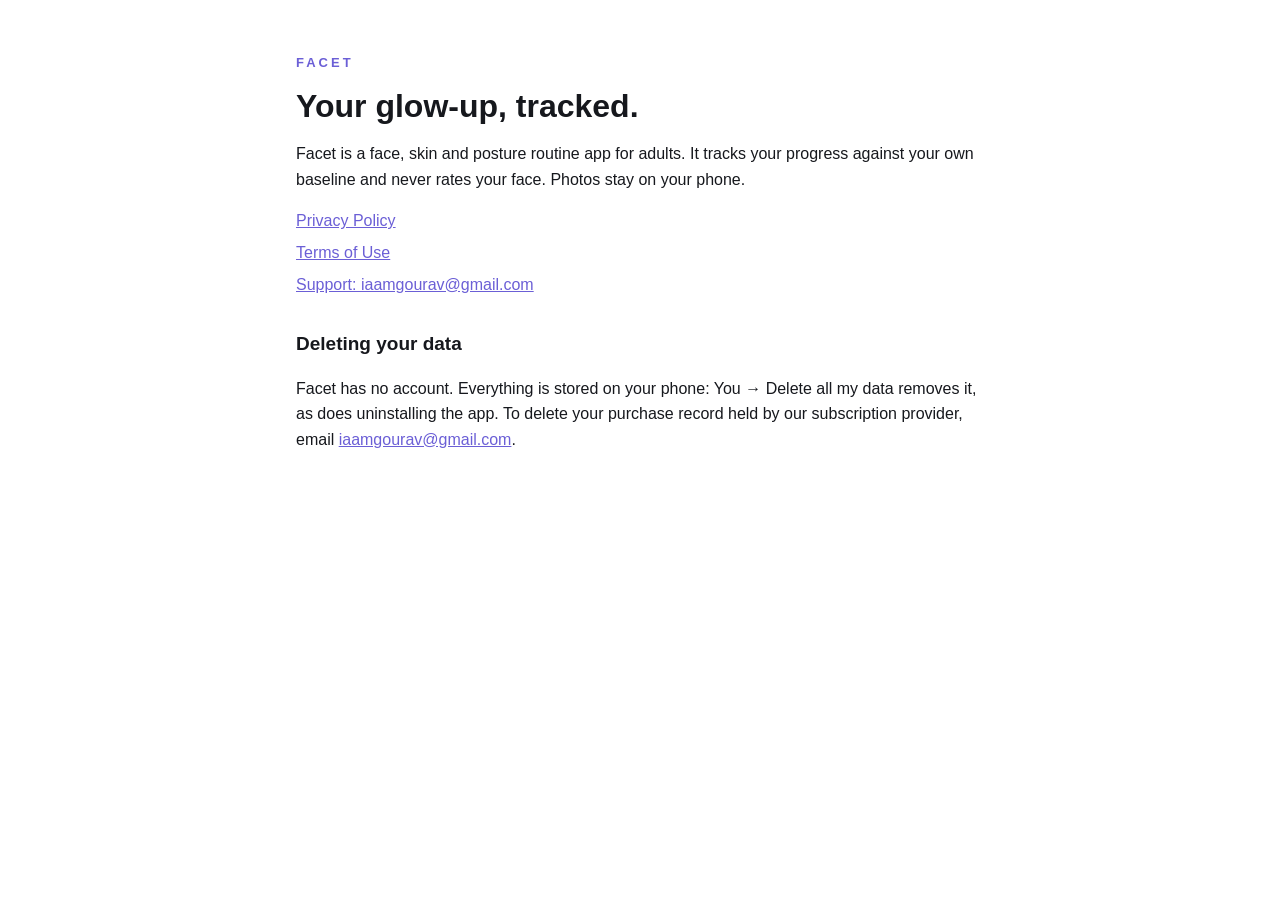
<file: index.html>
<!doctype html>
<html lang="en">
<head>
<meta charset="utf-8">
<meta name="viewport" content="width=device-width, initial-scale=1">
<title>Facet</title>
<link rel="stylesheet" href="style.css">
</head>
<body>
<main>
<p class="brand">FACET</p>
<h1>Your glow-up, tracked.</h1>
<p>Facet is a face, skin and posture routine app for adults. It tracks your progress against your own baseline and never rates your face. Photos stay on your phone.</p>
<ul class="links">
  <li><a href="privacy.html">Privacy Policy</a></li>
  <li><a href="terms.html">Terms of Use</a></li>
  <li><a href="mailto:iaamgourav@gmail.com">Support: iaamgourav@gmail.com</a></li>
</ul>
<h2>Deleting your data</h2>
<p>Facet has no account. Everything is stored on your phone: You → Delete all my data removes it, as does uninstalling the app. To delete your purchase record held by our subscription provider, email <a href="mailto:iaamgourav@gmail.com">iaamgourav@gmail.com</a>.</p>
</main>
</body>
</html>
</file>
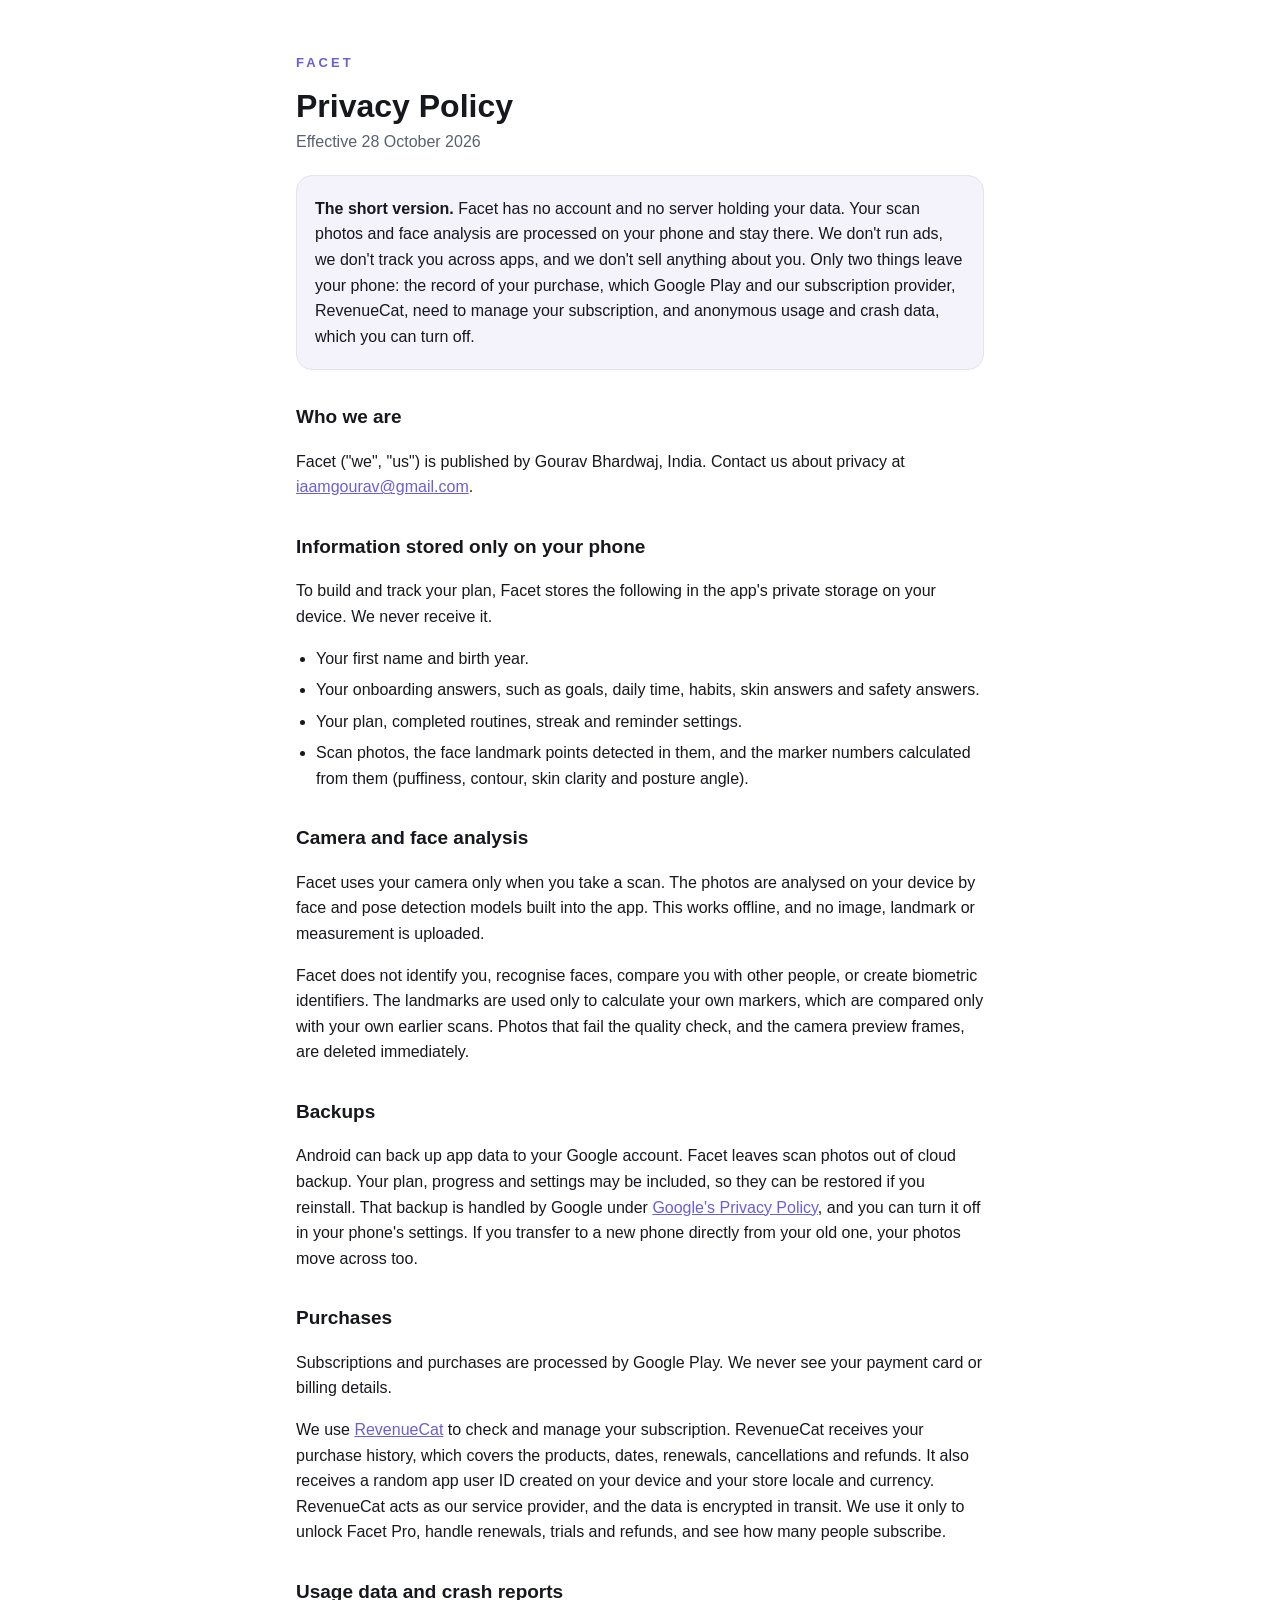
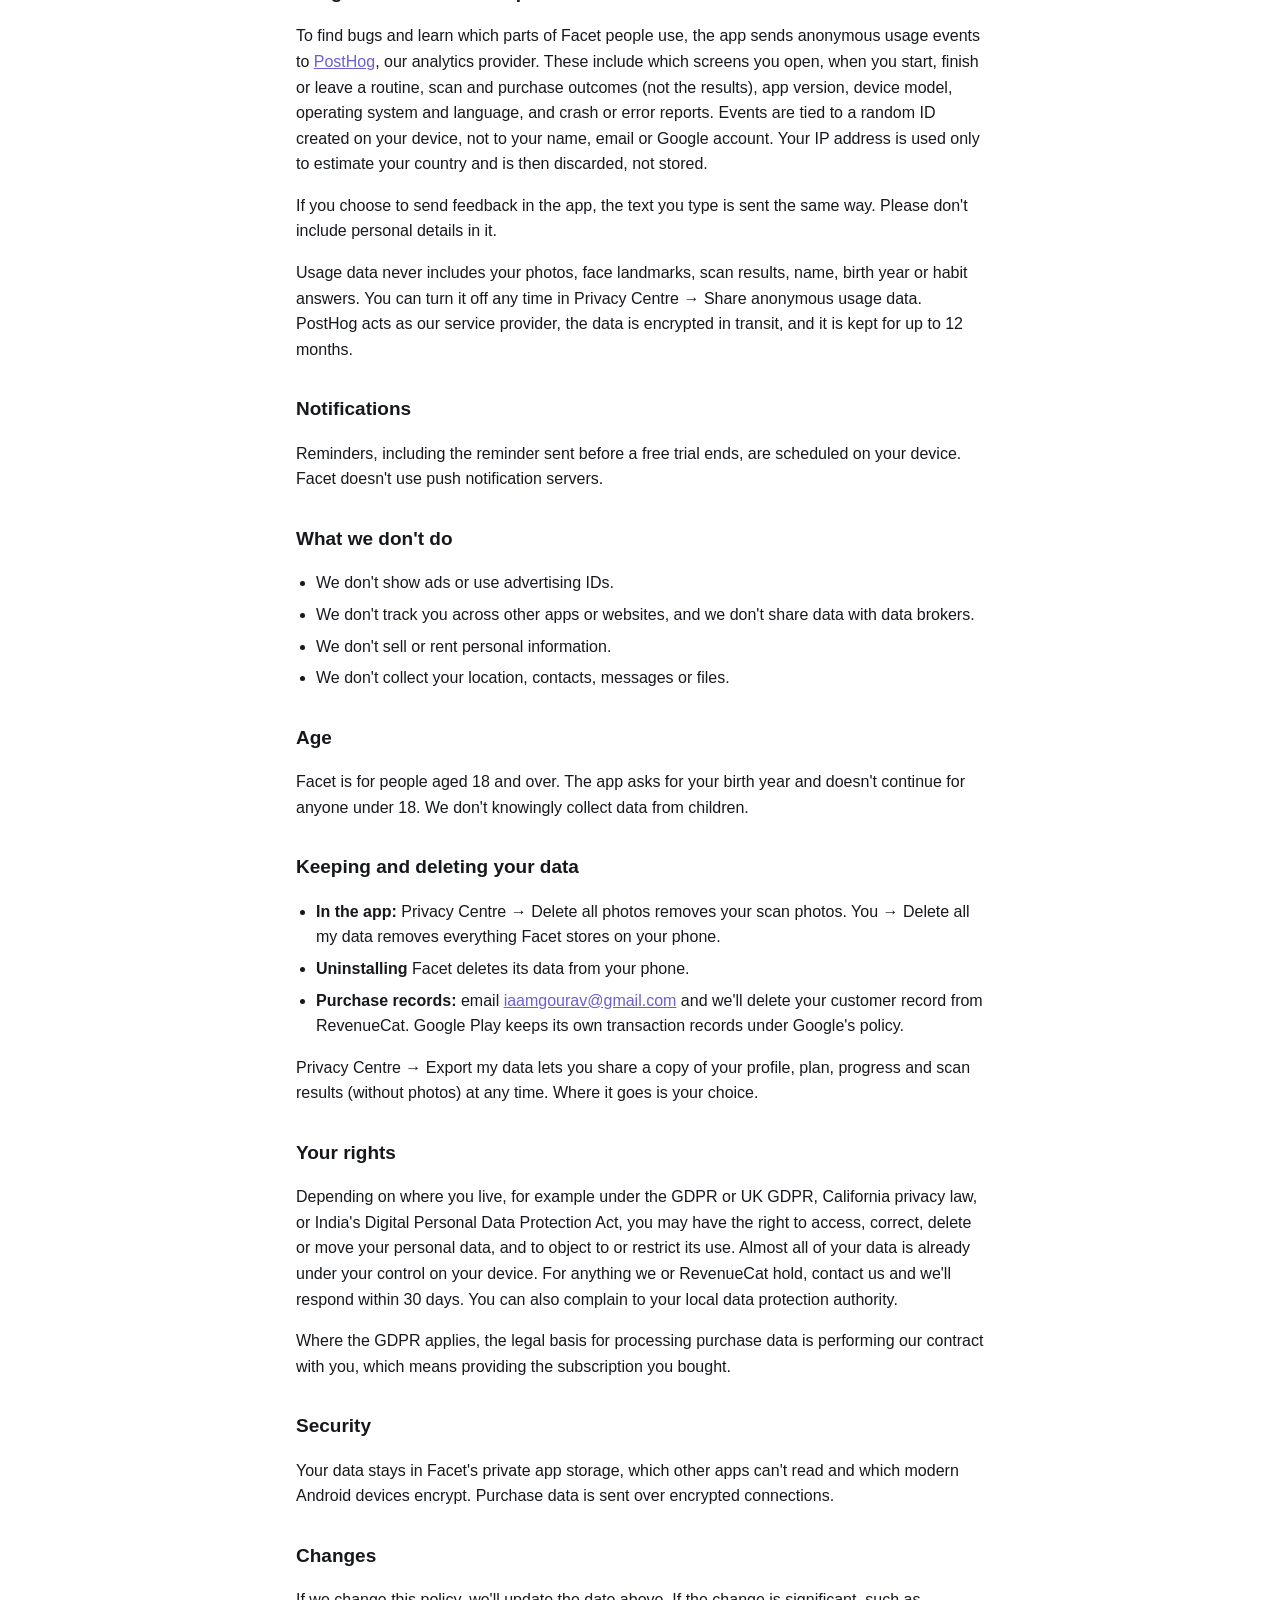
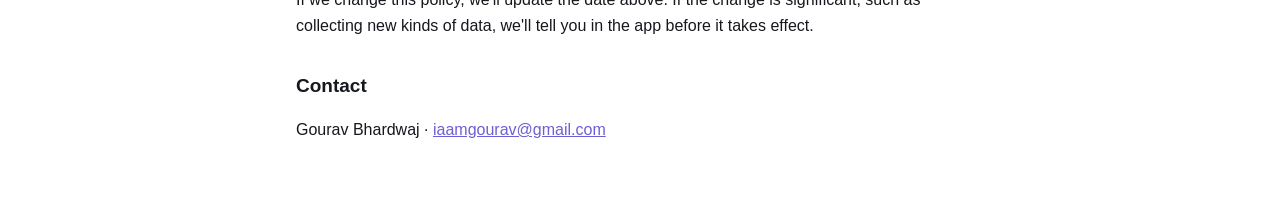
<file: privacy.html>
<!doctype html>
<html lang="en">
<head>
<meta charset="utf-8">
<meta name="viewport" content="width=device-width, initial-scale=1">
<title>Facet Privacy Policy</title>
<link rel="stylesheet" href="style.css">
</head>
<body>
<main>
<p class="brand"><a href="index.html">FACET</a></p>
<h1>Privacy Policy</h1>
<p class="meta">Effective 28 October 2026</p>

<div class="summary">
  <p><strong>The short version.</strong> Facet has no account and no server holding your data. Your scan photos and face analysis are processed on your phone and stay there. We don't run ads, we don't track you across apps, and we don't sell anything about you. Only two things leave your phone: the record of your purchase, which Google Play and our subscription provider, RevenueCat, need to manage your subscription, and anonymous usage and crash data, which you can turn off.</p>
</div>

<h2>Who we are</h2>
<p>Facet ("we", "us") is published by Gourav Bhardwaj, India. Contact us about privacy at <a href="mailto:iaamgourav@gmail.com">iaamgourav@gmail.com</a>.</p>

<h2>Information stored only on your phone</h2>
<p>To build and track your plan, Facet stores the following in the app's private storage on your device. We never receive it.</p>
<ul>
  <li>Your first name and birth year.</li>
  <li>Your onboarding answers, such as goals, daily time, habits, skin answers and safety answers.</li>
  <li>Your plan, completed routines, streak and reminder settings.</li>
  <li>Scan photos, the face landmark points detected in them, and the marker numbers calculated from them (puffiness, contour, skin clarity and posture angle).</li>
</ul>

<h2>Camera and face analysis</h2>
<p>Facet uses your camera only when you take a scan. The photos are analysed on your device by face and pose detection models built into the app. This works offline, and no image, landmark or measurement is uploaded.</p>
<p>Facet does not identify you, recognise faces, compare you with other people, or create biometric identifiers. The landmarks are used only to calculate your own markers, which are compared only with your own earlier scans. Photos that fail the quality check, and the camera preview frames, are deleted immediately.</p>

<h2>Backups</h2>
<p>Android can back up app data to your Google account. Facet leaves scan photos out of cloud backup. Your plan, progress and settings may be included, so they can be restored if you reinstall. That backup is handled by Google under <a href="https://policies.google.com/privacy">Google's Privacy Policy</a>, and you can turn it off in your phone's settings. If you transfer to a new phone directly from your old one, your photos move across too.</p>

<h2>Purchases</h2>
<p>Subscriptions and purchases are processed by Google Play. We never see your payment card or billing details.</p>
<p>We use <a href="https://www.revenuecat.com/privacy">RevenueCat</a> to check and manage your subscription. RevenueCat receives your purchase history, which covers the products, dates, renewals, cancellations and refunds. It also receives a random app user ID created on your device and your store locale and currency. RevenueCat acts as our service provider, and the data is encrypted in transit. We use it only to unlock Facet Pro, handle renewals, trials and refunds, and see how many people subscribe.</p>

<h2>Usage data and crash reports</h2>
<p>To find bugs and learn which parts of Facet people use, the app sends anonymous usage events to <a href="https://posthog.com/privacy">PostHog</a>, our analytics provider. These include which screens you open, when you start, finish or leave a routine, scan and purchase outcomes (not the results), app version, device model, operating system and language, and crash or error reports. Events are tied to a random ID created on your device, not to your name, email or Google account. Your IP address is used only to estimate your country and is then discarded, not stored.</p>
<p>If you choose to send feedback in the app, the text you type is sent the same way. Please don't include personal details in it.</p>
<p>Usage data never includes your photos, face landmarks, scan results, name, birth year or habit answers. You can turn it off any time in Privacy Centre → Share anonymous usage data. PostHog acts as our service provider, the data is encrypted in transit, and it is kept for up to 12 months.</p>

<h2>Notifications</h2>
<p>Reminders, including the reminder sent before a free trial ends, are scheduled on your device. Facet doesn't use push notification servers.</p>

<h2>What we don't do</h2>
<ul>
  <li>We don't show ads or use advertising IDs.</li>
  <li>We don't track you across other apps or websites, and we don't share data with data brokers.</li>
  <li>We don't sell or rent personal information.</li>
  <li>We don't collect your location, contacts, messages or files.</li>
</ul>

<h2>Age</h2>
<p>Facet is for people aged 18 and over. The app asks for your birth year and doesn't continue for anyone under 18. We don't knowingly collect data from children.</p>

<h2>Keeping and deleting your data</h2>
<ul>
  <li><strong>In the app:</strong> Privacy Centre → Delete all photos removes your scan photos. You → Delete all my data removes everything Facet stores on your phone.</li>
  <li><strong>Uninstalling</strong> Facet deletes its data from your phone.</li>
  <li><strong>Purchase records:</strong> email <a href="mailto:iaamgourav@gmail.com">iaamgourav@gmail.com</a> and we'll delete your customer record from RevenueCat. Google Play keeps its own transaction records under Google's policy.</li>
</ul>
<p>Privacy Centre → Export my data lets you share a copy of your profile, plan, progress and scan results (without photos) at any time. Where it goes is your choice.</p>

<h2>Your rights</h2>
<p>Depending on where you live, for example under the GDPR or UK GDPR, California privacy law, or India's Digital Personal Data Protection Act, you may have the right to access, correct, delete or move your personal data, and to object to or restrict its use. Almost all of your data is already under your control on your device. For anything we or RevenueCat hold, contact us and we'll respond within 30 days. You can also complain to your local data protection authority.</p>
<p>Where the GDPR applies, the legal basis for processing purchase data is performing our contract with you, which means providing the subscription you bought.</p>

<h2>Security</h2>
<p>Your data stays in Facet's private app storage, which other apps can't read and which modern Android devices encrypt. Purchase data is sent over encrypted connections.</p>

<h2>Changes</h2>
<p>If we change this policy, we'll update the date above. If the change is significant, such as collecting new kinds of data, we'll tell you in the app before it takes effect.</p>

<h2>Contact</h2>
<p>Gourav Bhardwaj · <a href="mailto:iaamgourav@gmail.com">iaamgourav@gmail.com</a></p>
</main>
</body>
</html>
</file>
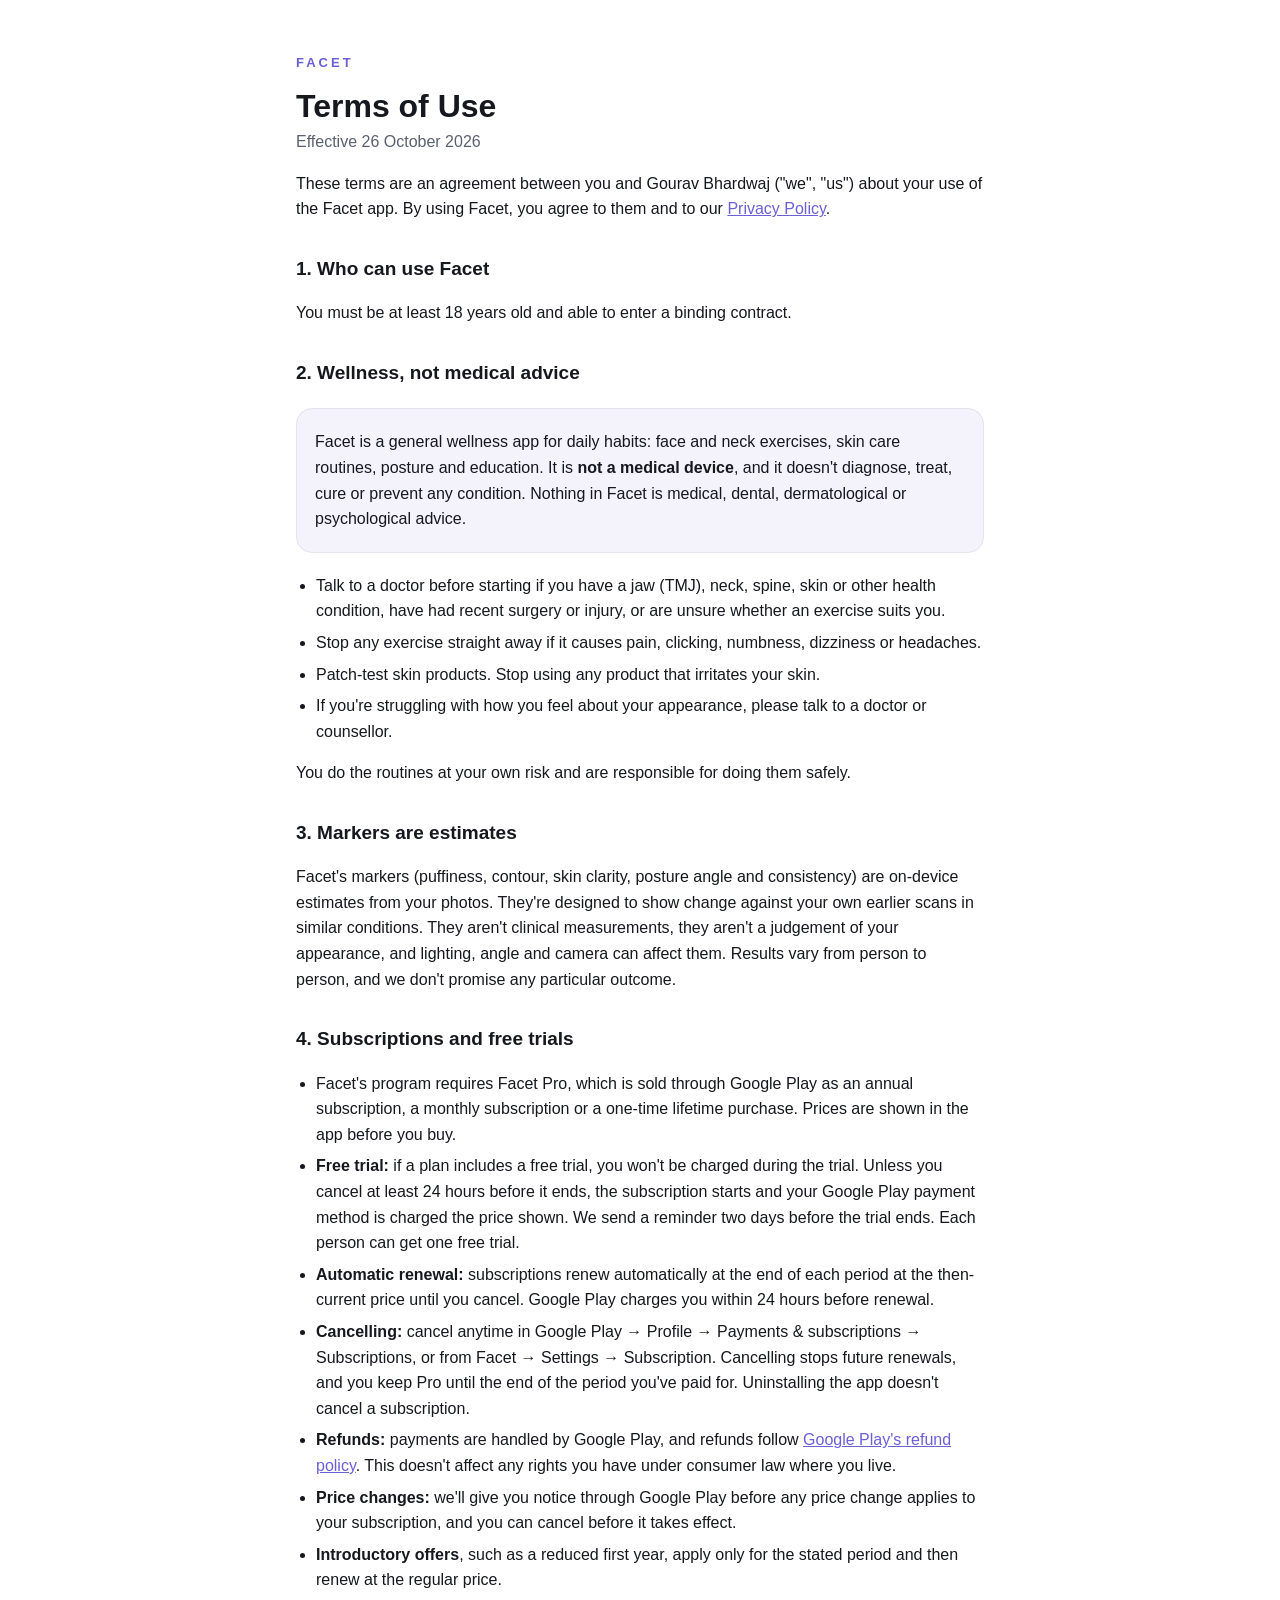
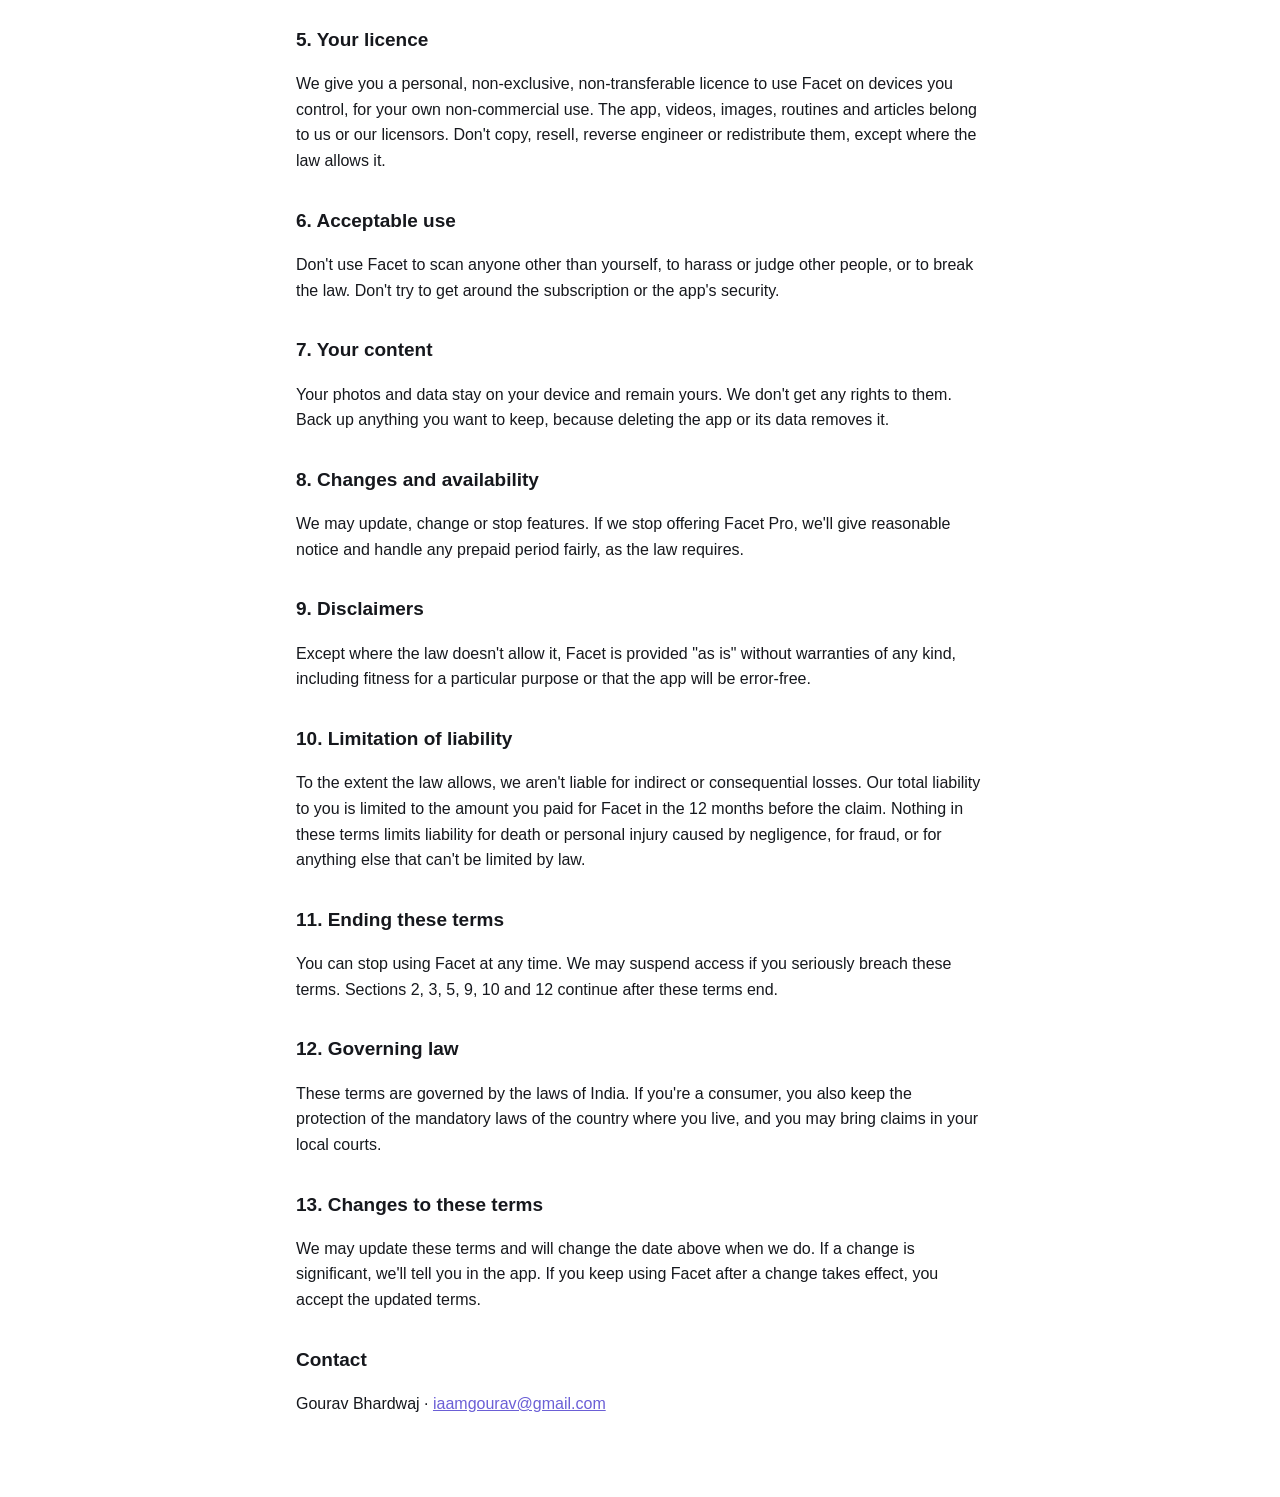
<file: terms.html>
<!doctype html>
<html lang="en">
<head>
<meta charset="utf-8">
<meta name="viewport" content="width=device-width, initial-scale=1">
<title>Facet Terms of Use</title>
<link rel="stylesheet" href="style.css">
</head>
<body>
<main>
<p class="brand"><a href="index.html">FACET</a></p>
<h1>Terms of Use</h1>
<p class="meta">Effective 26 October 2026</p>

<p>These terms are an agreement between you and Gourav Bhardwaj ("we", "us") about your use of the Facet app. By using Facet, you agree to them and to our <a href="privacy.html">Privacy Policy</a>.</p>

<h2>1. Who can use Facet</h2>
<p>You must be at least 18 years old and able to enter a binding contract.</p>

<h2>2. Wellness, not medical advice</h2>
<div class="summary">
  <p>Facet is a general wellness app for daily habits: face and neck exercises, skin care routines, posture and education. It is <strong>not a medical device</strong>, and it doesn't diagnose, treat, cure or prevent any condition. Nothing in Facet is medical, dental, dermatological or psychological advice.</p>
</div>
<ul>
  <li>Talk to a doctor before starting if you have a jaw (TMJ), neck, spine, skin or other health condition, have had recent surgery or injury, or are unsure whether an exercise suits you.</li>
  <li>Stop any exercise straight away if it causes pain, clicking, numbness, dizziness or headaches.</li>
  <li>Patch-test skin products. Stop using any product that irritates your skin.</li>
  <li>If you're struggling with how you feel about your appearance, please talk to a doctor or counsellor.</li>
</ul>
<p>You do the routines at your own risk and are responsible for doing them safely.</p>

<h2>3. Markers are estimates</h2>
<p>Facet's markers (puffiness, contour, skin clarity, posture angle and consistency) are on-device estimates from your photos. They're designed to show change against your own earlier scans in similar conditions. They aren't clinical measurements, they aren't a judgement of your appearance, and lighting, angle and camera can affect them. Results vary from person to person, and we don't promise any particular outcome.</p>

<h2>4. Subscriptions and free trials</h2>
<ul>
  <li>Facet's program requires Facet Pro, which is sold through Google Play as an annual subscription, a monthly subscription or a one-time lifetime purchase. Prices are shown in the app before you buy.</li>
  <li><strong>Free trial:</strong> if a plan includes a free trial, you won't be charged during the trial. Unless you cancel at least 24 hours before it ends, the subscription starts and your Google Play payment method is charged the price shown. We send a reminder two days before the trial ends. Each person can get one free trial.</li>
  <li><strong>Automatic renewal:</strong> subscriptions renew automatically at the end of each period at the then-current price until you cancel. Google Play charges you within 24 hours before renewal.</li>
  <li><strong>Cancelling:</strong> cancel anytime in Google Play → Profile → Payments &amp; subscriptions → Subscriptions, or from Facet → Settings → Subscription. Cancelling stops future renewals, and you keep Pro until the end of the period you've paid for. Uninstalling the app doesn't cancel a subscription.</li>
  <li><strong>Refunds:</strong> payments are handled by Google Play, and refunds follow <a href="https://support.google.com/googleplay/answer/2479637">Google Play's refund policy</a>. This doesn't affect any rights you have under consumer law where you live.</li>
  <li><strong>Price changes:</strong> we'll give you notice through Google Play before any price change applies to your subscription, and you can cancel before it takes effect.</li>
  <li><strong>Introductory offers</strong>, such as a reduced first year, apply only for the stated period and then renew at the regular price.</li>
</ul>

<h2>5. Your licence</h2>
<p>We give you a personal, non-exclusive, non-transferable licence to use Facet on devices you control, for your own non-commercial use. The app, videos, images, routines and articles belong to us or our licensors. Don't copy, resell, reverse engineer or redistribute them, except where the law allows it.</p>

<h2>6. Acceptable use</h2>
<p>Don't use Facet to scan anyone other than yourself, to harass or judge other people, or to break the law. Don't try to get around the subscription or the app's security.</p>

<h2>7. Your content</h2>
<p>Your photos and data stay on your device and remain yours. We don't get any rights to them. Back up anything you want to keep, because deleting the app or its data removes it.</p>

<h2>8. Changes and availability</h2>
<p>We may update, change or stop features. If we stop offering Facet Pro, we'll give reasonable notice and handle any prepaid period fairly, as the law requires.</p>

<h2>9. Disclaimers</h2>
<p>Except where the law doesn't allow it, Facet is provided "as is" without warranties of any kind, including fitness for a particular purpose or that the app will be error-free.</p>

<h2>10. Limitation of liability</h2>
<p>To the extent the law allows, we aren't liable for indirect or consequential losses. Our total liability to you is limited to the amount you paid for Facet in the 12 months before the claim. Nothing in these terms limits liability for death or personal injury caused by negligence, for fraud, or for anything else that can't be limited by law.</p>

<h2>11. Ending these terms</h2>
<p>You can stop using Facet at any time. We may suspend access if you seriously breach these terms. Sections 2, 3, 5, 9, 10 and 12 continue after these terms end.</p>

<h2>12. Governing law</h2>
<p>These terms are governed by the laws of India. If you're a consumer, you also keep the protection of the mandatory laws of the country where you live, and you may bring claims in your local courts.</p>

<h2>13. Changes to these terms</h2>
<p>We may update these terms and will change the date above when we do. If a change is significant, we'll tell you in the app. If you keep using Facet after a change takes effect, you accept the updated terms.</p>

<h2>Contact</h2>
<p>Gourav Bhardwaj · <a href="mailto:iaamgourav@gmail.com">iaamgourav@gmail.com</a></p>
</main>
</body>
</html>
</file>
<file: style.css>
:root { --bg: #ffffff; --text: #16181d; --muted: #5b6070; --accent: #6b5fd6; --card: #f4f3fb; --line: #e4e3ee; }
@media (prefers-color-scheme: dark) {
  :root { --bg: #0b0d12; --text: #eef0f5; --muted: #a2a7b5; --accent: #b3aaff; --card: #161924; --line: #262a38; }
}
* { box-sizing: border-box; }
body { margin: 0; background: var(--bg); color: var(--text); font: 16px/1.6 -apple-system, BlinkMacSystemFont, "Segoe UI", Inter, Roboto, sans-serif; }
main { max-width: 720px; margin: 0 auto; padding: 40px 16px 64px; }
.brand { letter-spacing: 3px; font-size: 13px; font-weight: 600; color: var(--accent); }
.brand a { color: inherit; text-decoration: none; }
h1 { font-size: 32px; line-height: 1.2; margin: 8px 0 4px; font-weight: 600; }
h2 { font-size: 19px; margin: 32px 0 8px; font-weight: 600; }
.meta { color: var(--muted); margin-top: 0; }
a { color: var(--accent); }
ul { padding-left: 20px; }
li { margin: 6px 0; }
.summary { background: var(--card); border: 1px solid var(--line); border-radius: 16px; padding: 4px 18px; margin: 20px 0; }
.links { list-style: none; padding: 0; }
</file>
